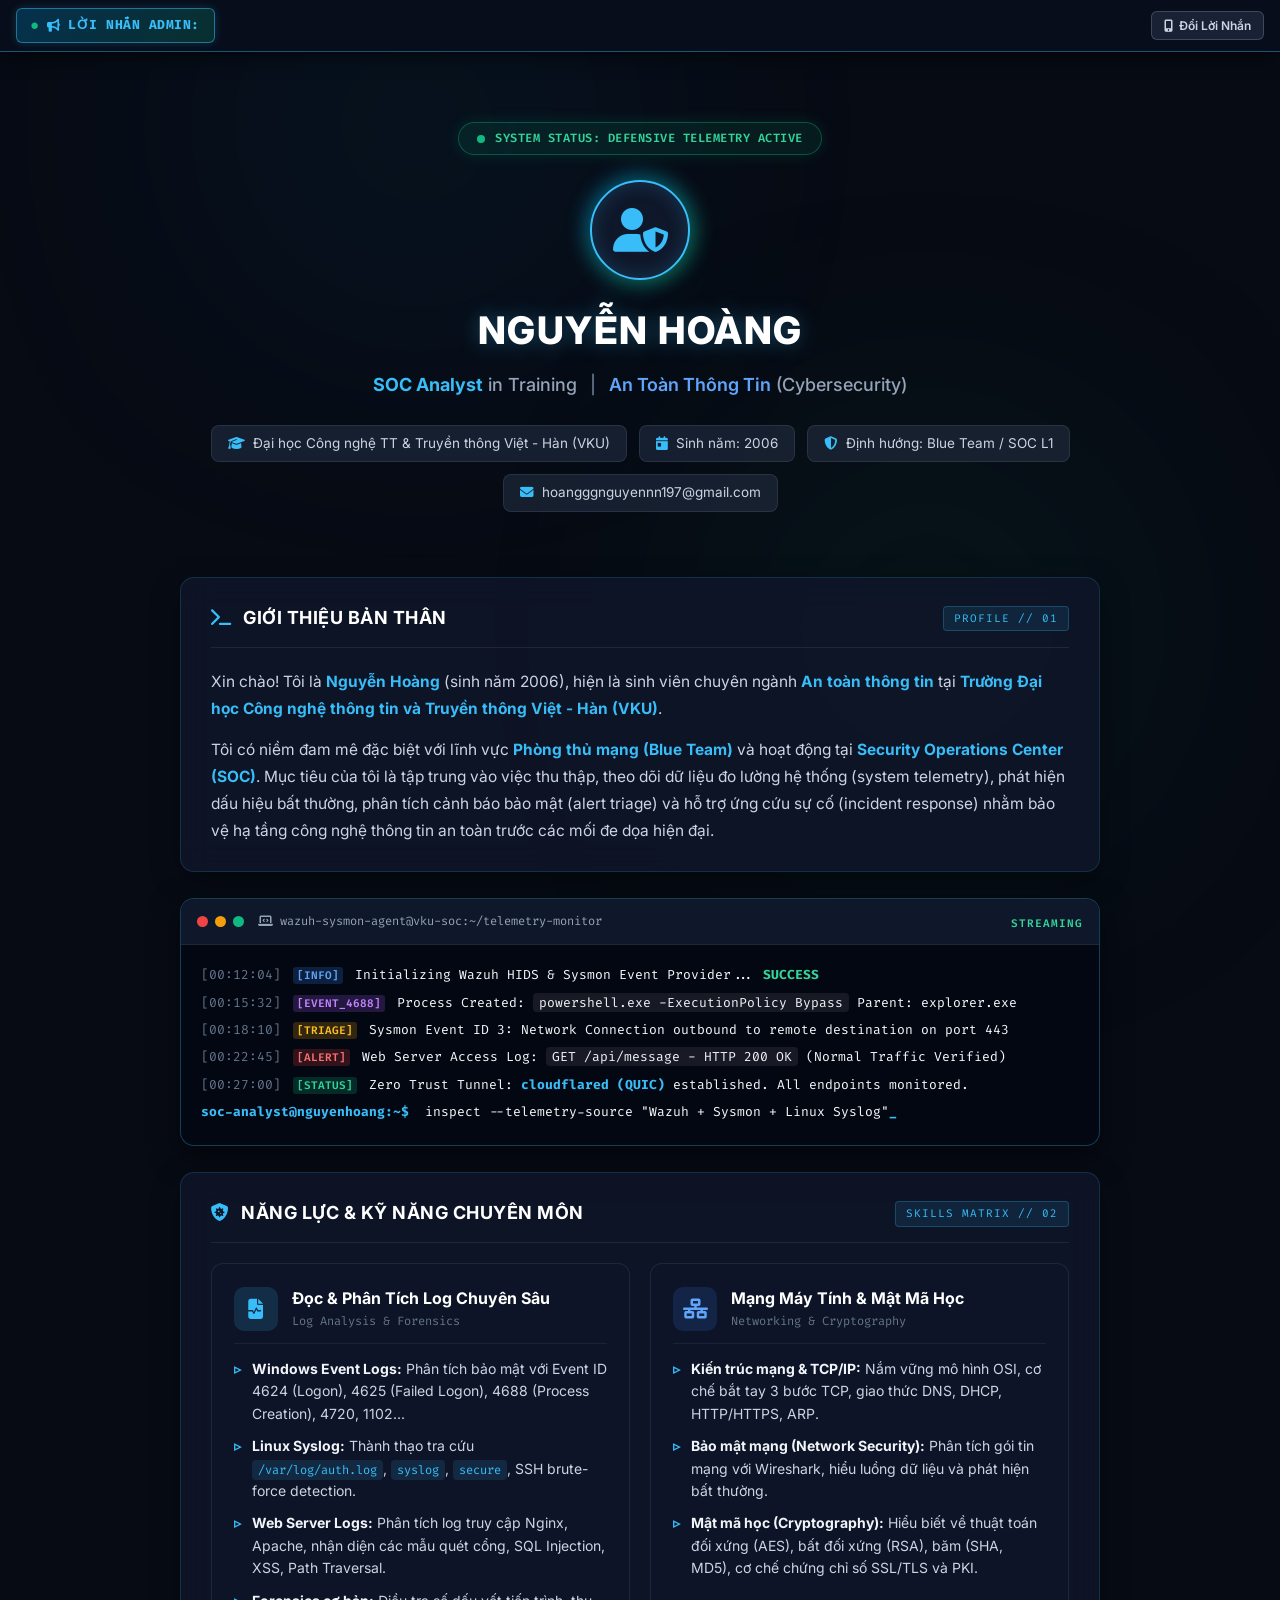
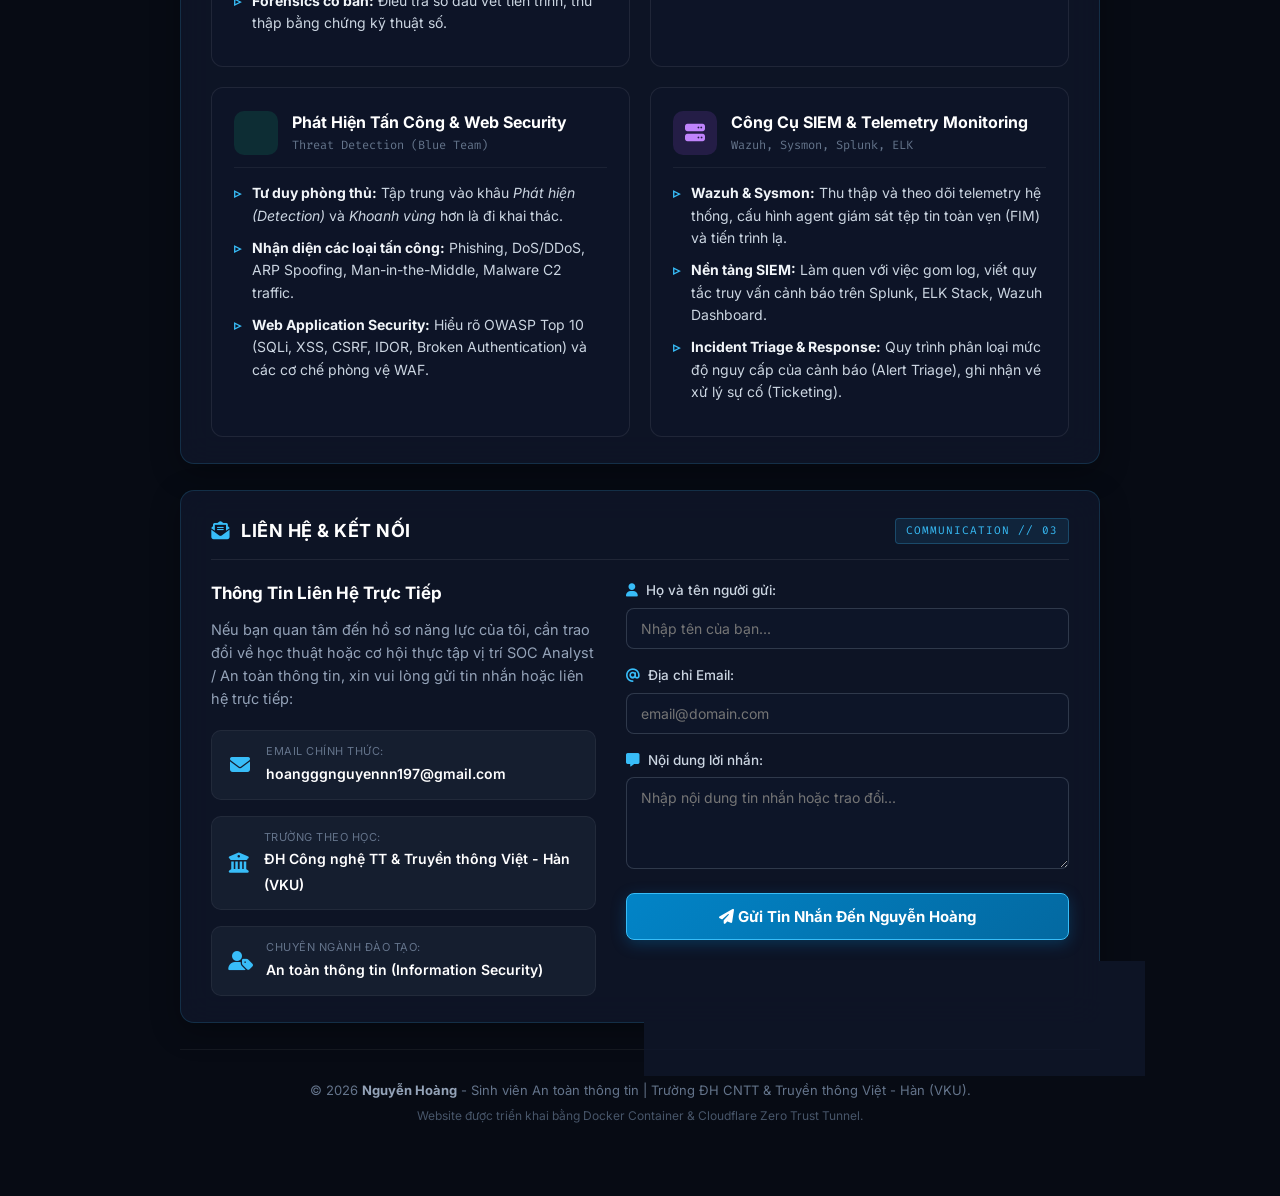
<file: templates/index.html>
<!DOCTYPE html>
<html lang="vi">
<head>
    <meta charset="UTF-8">
    <meta name="viewport" content="width=device-width, initial-scale=1.0">
    <title>Nguyễn Hoàng - SOC Analyst & Information Security Portfolio</title>
    <link rel="stylesheet" href="/static/style.css">
    <link rel="stylesheet" href="https://cdnjs.cloudflare.com/ajax/libs/font-awesome/6.5.1/css/all.min.css">
    <link rel="preconnect" href="https://fonts.googleapis.com">
    <link rel="preconnect" href="https://fonts.gstatic.com" crossorigin>
    <link href="https://fonts.googleapis.com/css2?family=Fira+Code:wght@400;500;600;700&family=Inter:wght@300;400;500;600;700;800&display=swap" rel="stylesheet">
</head>
<body>
    <!-- Background Cyber Grid & Glows -->
    <div class="cyber-bg-glow glow-1"></div>
    <div class="cyber-bg-glow glow-2"></div>
    <!-- TOP RUNNING BANNER (Chữ chạy từ phải sang trái chứa lời nhắn mới nhất của Admin từ điện thoại) -->
    <div class="marquee-top-bar">
        <div class="marquee-label">
            <span class="live-blink">●</span>
            <i class="fa-solid fa-bullhorn"></i> LỜI NHẮN ADMIN:
        </div>
        <div class="marquee-window">
            <div class="marquee-track" id="topMarqueeText">
                {{ banner_message }}
            </div>
        </div>
        <a href="/admin" class="marquee-admin-btn" title="Admin cập nhật lời nhắn từ điện thoại">
            <i class="fa-solid fa-mobile-screen-button"></i> Đổi Lời Nhắn
        </a>
    </div>

    <div class="wrapper">
        <!-- HEADER / HERO -->
        <header class="hero-section">
            <div class="status-chip">
                <span class="pulsing-radar"></span>
                <span>SYSTEM STATUS: DEFENSIVE TELEMETRY ACTIVE</span>
            </div>

            <div class="avatar-container">
                <div class="avatar-glow"></div>
                <div class="avatar-frame">
                    <i class="fa-solid fa-user-shield"></i>
                </div>
            </div>

            <h1 class="glitch-name">NGUYỄN HOÀNG</h1>
            <p class="role-title">
                <span class="highlight-cyan">SOC Analyst</span> in Training <span class="divider">|</span> 
                <span class="highlight-blue">An Toàn Thông Tin</span> (Cybersecurity)
            </p>

            <div class="meta-tags">
                <div class="tag"><i class="fa-solid fa-graduation-cap"></i> Đại học Công nghệ TT & Truyền thông Việt - Hàn (VKU)</div>
                <div class="tag"><i class="fa-solid fa-calendar-day"></i> Sinh năm: 2006</div>
                <div class="tag"><i class="fa-solid fa-shield-halved"></i> Định hướng: Blue Team / SOC L1</div>
                <div class="tag"><i class="fa-solid fa-envelope"></i> <!--email_off-->hoangggnguyennn197@gmail.com<!--/email_off--></div>
            </div>
        </header>

        <!-- MAIN CONTENT -->
        <main>
            <!-- SECTION 1: ABOUT ME -->
            <section class="cyber-card">
                <div class="card-header">
                    <span class="header-icon"><i class="fa-solid fa-terminal"></i></span>
                    <h2>GIỚI THIỆU BẢN THÂN</h2>
                    <span class="header-badge">PROFILE // 01</span>
                </div>
                <div class="card-body">
                    <p class="intro-paragraph">
                        Xin chào! Tôi là <strong>Nguyễn Hoàng</strong> (sinh năm 2006), hiện là sinh viên chuyên ngành <strong>An toàn thông tin</strong> tại <strong>Trường Đại học Công nghệ thông tin và Truyền thông Việt - Hàn (VKU)</strong>.
                    </p>
                    <p class="intro-paragraph">
                        Tôi có niềm đam mê đặc biệt với lĩnh vực <strong>Phòng thủ mạng (Blue Team)</strong> và hoạt động tại <strong>Security Operations Center (SOC)</strong>. Mục tiêu của tôi là tập trung vào việc thu thập, theo dõi dữ liệu đo lường hệ thống (system telemetry), phát hiện dấu hiệu bất thường, phân tích cảnh báo bảo mật (alert triage) và hỗ trợ ứng cứu sự cố (incident response) nhằm bảo vệ hạ tầng công nghệ thông tin an toàn trước các mối đe dọa hiện đại.
                    </p>
                </div>
            </section>

            <!-- SECTION 2: LIVE SOC TELEMETRY TERMINAL WIDGET -->
            <section class="cyber-card terminal-card">
                <div class="terminal-bar">
                    <div class="terminal-dots">
                        <span class="dot red"></span>
                        <span class="dot yellow"></span>
                        <span class="dot green"></span>
                    </div>
                    <div class="terminal-title">
                        <i class="fa-solid fa-laptop-code"></i> wazuh-sysmon-agent@vku-soc:~/telemetry-monitor
                    </div>
                    <div class="terminal-actions">
                        <span class="pulse-text">STREAMING</span>
                    </div>
                </div>
                <div class="terminal-console">
                    <div class="console-line"><span class="c-time">[00:12:04]</span> <span class="c-tag info">[INFO]</span> Initializing Wazuh HIDS & Sysmon Event Provider... <span class="c-ok">SUCCESS</span></div>
                    <div class="console-line"><span class="c-time">[00:15:32]</span> <span class="c-tag log">[EVENT_4688]</span> Process Created: <span class="c-cmd">powershell.exe -ExecutionPolicy Bypass</span> Parent: explorer.exe</div>
                    <div class="console-line"><span class="c-time">[00:18:10]</span> <span class="c-tag warn">[TRIAGE]</span> Sysmon Event ID 3: Network Connection outbound to remote destination on port 443</div>
                    <div class="console-line"><span class="c-time">[00:22:45]</span> <span class="c-tag alert">[ALERT]</span> Web Server Access Log: <span class="c-cmd">GET /api/message - HTTP 200 OK</span> (Normal Traffic Verified)</div>
                    <div class="console-line"><span class="c-time">[00:27:00]</span> <span class="c-tag ok">[STATUS]</span> Zero Trust Tunnel: <span class="c-cyan">cloudflared (QUIC)</span> established. All endpoints monitored.</div>
                    <div class="console-line prompt-line"><span class="c-prompt">soc-analyst@nguyenhoang:~$</span> <span class="typing-cursor">inspect --telemetry-source "Wazuh + Sysmon + Linux Syslog"</span><span class="cursor">_</span></div>
                </div>
            </section>

            <!-- SECTION 3: CORE EXPERTISE -->
            <section class="cyber-card">
                <div class="card-header">
                    <span class="header-icon"><i class="fa-solid fa-shield-virus"></i></span>
                    <h2>NĂNG LỰC & KỸ NĂNG CHUYÊN MÔN</h2>
                    <span class="header-badge">SKILLS MATRIX // 02</span>
                </div>
                <div class="card-body">
                    <div class="skills-layout">
                        <!-- Skill 1 -->
                        <div class="skill-box">
                            <div class="skill-box-header">
                                <div class="icon-circle icon-cyan"><i class="fa-solid fa-file-waveform"></i></div>
                                <div>
                                    <h3>Đọc & Phân Tích Log Chuyên Sâu</h3>
                                    <span class="sub-label">Log Analysis & Forensics</span>
                                </div>
                            </div>
                            <ul class="skill-list">
                                <li><strong>Windows Event Logs:</strong> Phân tích bảo mật với Event ID 4624 (Logon), 4625 (Failed Logon), 4688 (Process Creation), 4720, 1102...</li>
                                <li><strong>Linux Syslog:</strong> Thành thạo tra cứu <code>/var/log/auth.log</code>, <code>syslog</code>, <code>secure</code>, SSH brute-force detection.</li>
                                <li><strong>Web Server Logs:</strong> Phân tích log truy cập Nginx, Apache, nhận diện các mẫu quét cổng, SQL Injection, XSS, Path Traversal.</li>
                                <li><strong>Forensics cơ bản:</strong> Điều tra số dấu vết tiến trình, thu thập bằng chứng kỹ thuật số.</li>
                            </ul>
                        </div>

                        <!-- Skill 2 -->
                        <div class="skill-box">
                            <div class="skill-box-header">
                                <div class="icon-circle icon-blue"><i class="fa-solid fa-network-wired"></i></div>
                                <div>
                                    <h3>Mạng Máy Tính & Mật Mã Học</h3>
                                    <span class="sub-label">Networking & Cryptography</span>
                                </div>
                            </div>
                            <ul class="skill-list">
                                <li><strong>Kiến trúc mạng & TCP/IP:</strong> Nắm vững mô hình OSI, cơ chế bắt tay 3 bước TCP, giao thức DNS, DHCP, HTTP/HTTPS, ARP.</li>
                                <li><strong>Bảo mật mạng (Network Security):</strong> Phân tích gói tin mạng với Wireshark, hiểu luồng dữ liệu và phát hiện bất thường.</li>
                                <li><strong>Mật mã học (Cryptography):</strong> Hiểu biết về thuật toán đối xứng (AES), bất đối xứng (RSA), băm (SHA, MD5), cơ chế chứng chỉ số SSL/TLS và PKI.</li>
                            </ul>
                        </div>

                        <!-- Skill 3 -->
                        <div class="skill-box">
                            <div class="skill-box-header">
                                <div class="icon-circle icon-emerald"><i class="fa-solid fa-radar"></i></div>
                                <div>
                                    <h3>Phát Hiện Tấn Công & Web Security</h3>
                                    <span class="sub-label">Threat Detection (Blue Team)</span>
                                </div>
                            </div>
                            <ul class="skill-list">
                                <li><strong>Tư duy phòng thủ:</strong> Tập trung vào khâu <em>Phát hiện (Detection)</em> và <em>Khoanh vùng</em> hơn là đi khai thác.</li>
                                <li><strong>Nhận diện các loại tấn công:</strong> Phishing, DoS/DDoS, ARP Spoofing, Man-in-the-Middle, Malware C2 traffic.</li>
                                <li><strong>Web Application Security:</strong> Hiểu rõ OWASP Top 10 (SQLi, XSS, CSRF, IDOR, Broken Authentication) và các cơ chế phòng vệ WAF.</li>
                            </ul>
                        </div>

                        <!-- Skill 4 -->
                        <div class="skill-box">
                            <div class="skill-box-header">
                                <div class="icon-circle icon-purple"><i class="fa-solid fa-server"></i></div>
                                <div>
                                    <h3>Công Cụ SIEM & Telemetry Monitoring</h3>
                                    <span class="sub-label">Wazuh, Sysmon, Splunk, ELK</span>
                                </div>
                            </div>
                            <ul class="skill-list">
                                <li><strong>Wazuh & Sysmon:</strong> Thu thập và theo dõi telemetry hệ thống, cấu hình agent giám sát tệp tin toàn vẹn (FIM) và tiến trình lạ.</li>
                                <li><strong>Nền tảng SIEM:</strong> Làm quen với việc gom log, viết quy tắc truy vấn cảnh báo trên Splunk, ELK Stack, Wazuh Dashboard.</li>
                                <li><strong>Incident Triage & Response:</strong> Quy trình phân loại mức độ nguy cấp của cảnh báo (Alert Triage), ghi nhận vé xử lý sự cố (Ticketing).</li>
                            </ul>
                        </div>
                    </div>
                </div>
            </section>

            <!-- SECTION 4: CONTACT & REACH OUT -->
            <section class="cyber-card">
                <div class="card-header">
                    <span class="header-icon"><i class="fa-solid fa-envelope-open-text"></i></span>
                    <h2>LIÊN HỆ & KẾT NỐI</h2>
                    <span class="header-badge">COMMUNICATION // 03</span>
                </div>
                <div class="card-body">
                    <div class="contact-grid">
                        <div class="contact-info-pane">
                            <h3>Thông Tin Liên Hệ Trực Tiếp</h3>
                            <p>Nếu bạn quan tâm đến hồ sơ năng lực của tôi, cần trao đổi về học thuật hoặc cơ hội thực tập vị trí SOC Analyst / An toàn thông tin, xin vui lòng gửi tin nhắn hoặc liên hệ trực tiếp:</p>
                            
                            <div class="info-block">
                                <div class="info-item">
                                    <i class="fa-solid fa-envelope info-icon"></i>
                                    <div>
                                        <span class="info-label">Email chính thức:</span>
                                        <a href="mailto:<!--email_off-->hoangggnguyennn197@gmail.com<!--/email_off-->" class="info-val"><!--email_off-->hoangggnguyennn197@gmail.com<!--/email_off--></a>
                                    </div>
                                </div>
                                <div class="info-item">
                                    <i class="fa-solid fa-building-columns info-icon"></i>
                                    <div>
                                        <span class="info-label">Trường theo học:</span>
                                        <span class="info-val">ĐH Công nghệ TT & Truyền thông Việt - Hàn (VKU)</span>
                                    </div>
                                </div>
                                <div class="info-item">
                                    <i class="fa-solid fa-user-tag info-icon"></i>
                                    <div>
                                        <span class="info-label">Chuyên ngành đào tạo:</span>
                                        <span class="info-val">An toàn thông tin (Information Security)</span>
                                    </div>
                                </div>
                            </div>
                        </div>

                        <div class="contact-form-pane">
                            <form id="contactForm">
                                <div class="form-group">
                                    <label for="name"><i class="fa-solid fa-user"></i> Họ và tên người gửi:</label>
                                    <input type="text" id="name" name="name" required placeholder="Nhập tên của bạn...">
                                </div>
                                <div class="form-group">
                                    <label for="email"><i class="fa-solid fa-at"></i> Địa chỉ Email:</label>
                                    <input type="email" id="email" name="email" required placeholder="email@domain.com">
                                </div>
                                <div class="form-group">
                                    <label for="message"><i class="fa-solid fa-message"></i> Nội dung lời nhắn:</label>
                                    <textarea id="message" name="message" rows="4" required placeholder="Nhập nội dung tin nhắn hoặc trao đổi..."></textarea>
                                </div>
                                <button type="submit" class="cyber-btn" id="submitBtn">
                                    <span class="btn-text"><i class="fa-solid fa-paper-plane"></i> Gửi Tin Nhắn Đến Nguyễn Hoàng</span>
                                    <span class="btn-glow"></span>
                                </button>
                                <div id="formAlert" class="alert-box hidden"></div>
                            </form>
                        </div>
                    </div>
                </div>
            </section>
        </main>

        <!-- FOOTER -->
        <footer class="cyber-footer">
            <p>&copy; 2026 <strong>Nguyễn Hoàng</strong> - Sinh viên An toàn thông tin | Trường ĐH CNTT & Truyền thông Việt - Hàn (VKU).</p>
            <p class="footer-sub">Website được triển khai bằng Docker Container & Cloudflare Zero Trust Tunnel.</p>
        </footer>
    </div>

    <!-- Interactive Contact Form Script -->
    <script>
        document.getElementById('contactForm').addEventListener('submit', async function(e) {
            e.preventDefault();
            const btn = document.getElementById('submitBtn');
            const alertBox = document.getElementById('formAlert');
            
            btn.disabled = true;
            btn.innerHTML = '<span class="btn-text"><i class="fa-solid fa-circle-notch fa-spin"></i> Đang truyền dữ liệu qua API...</span>';

            const payload = {
                name: document.getElementById('name').value,
                email: document.getElementById('email').value,
                message: document.getElementById('message').value
            };

            try {
                const res = await fetch('/api/message', {
                    method: 'POST',
                    headers: {'Content-Type': 'application/json'},
                    body: JSON.stringify(payload)
                });
                const result = await res.json();
                alertBox.textContent = result.message || 'Tin nhắn đã được gửi thành công đến hệ thống!';
                alertBox.className = 'alert-box ' + (res.ok ? 'alert-success' : 'alert-error');
                if (res.ok) {
                    document.getElementById('contactForm').reset();
                }
            } catch (err) {
                alertBox.textContent = 'Lỗi kết nối máy chủ! Vui lòng thử lại sau.';
                alertBox.className = 'alert-box alert-error';
            } finally {
                btn.disabled = false;
                btn.innerHTML = '<span class="btn-text"><i class="fa-solid fa-paper-plane"></i> Gửi Tin Nhắn Đến Nguyễn Hoàng</span><span class="btn-glow"></span>';
            }
        });

        // Tự động kiểm tra và đồng bộ Top Banner khi Admin gửi lời nhắn từ điện thoại
        async function refreshTopBanner() {
            try {
                const res = await fetch('/api/banner');
                if (res.ok) {
                    const data = await res.json();
                    const el = document.getElementById('topMarqueeText');
                    if (el && data.message && el.textContent.trim() !== data.message.trim()) {
                        el.textContent = data.message;
                    }
                }
            } catch (err) {}
        }
        setInterval(refreshTopBanner, 8000);
    </script>
</body>
</html>
</file>
<file: static/style.css>
/* ==========================================================================
   CYBERSECURITY & SOC ANALYST PORTFOLIO STYLESHEET
   Author: Nguyễn Hoàng - An Toàn Thông Tin (VKU)
   ========================================================================== */

:root {
    --bg-dark: #070b14;
    --card-bg: rgba(15, 23, 42, 0.82);
    --card-border: rgba(56, 189, 248, 0.16);
    --card-hover-border: rgba(56, 189, 248, 0.45);
    
    --cyan: #38bdf8;
    --cyan-glow: rgba(56, 189, 248, 0.35);
    --emerald: #10b981;
    --emerald-glow: rgba(16, 185, 129, 0.3);
    --blue: #3b82f6;
    --purple: #a855f7;
    --amber: #f59e0b;
    --rose: #f43f5e;
    
    --text-primary: #f8fafc;
    --text-secondary: #94a3b8;
    --text-muted: #64748b;
    
    --terminal-bg: #030712;
    --font-sans: 'Inter', -apple-system, BlinkMacSystemFont, "Segoe UI", Roboto, sans-serif;
    --font-mono: 'Fira Code', 'Consolas', 'Courier New', monospace;
}

* {
    box-sizing: border-box;
    margin: 0;
    padding: 0;
}

body {
    background-color: var(--bg-dark);
    color: var(--text-primary);
    font-family: var(--font-sans);
    line-height: 1.6;
    position: relative;
    overflow-x: hidden;
    min-height: 100vh;
}

/* Background Cyber Grid & Ambient Glows */
.grid-overlay {
    position: fixed;
    top: 0;
    left: 0;
    width: 100%;
    height: 100%;
    background-image: 
        linear-gradient(to right, rgba(255, 255, 255, 0.02) 1px, transparent 1px),
        linear-gradient(to bottom, rgba(255, 255, 255, 0.02) 1px, transparent 1px);
    background-size: 40px 40px;
    pointer-events: none;
    z-index: 0;
}

.cyber-bg-glow {
    position: fixed;
    width: 450px;
    height: 450px;
    border-radius: 50%;
    filter: blur(140px);
    pointer-events: none;
    z-index: 0;
    opacity: 0.25;
}

.glow-1 {
    top: -100px;
    left: 15%;
    background: radial-gradient(circle, #0284c7 0%, transparent 70%);
}

.glow-2 {
    bottom: 50px;
    right: 10%;
    background: radial-gradient(circle, #059669 0%, transparent 70%);
}

.wrapper {
    position: relative;
    z-index: 1;
    max-width: 960px;
    margin: 0 auto;
    padding: 40px 20px 60px;
}

/* ==========================================================================
   HERO / HEADER SECTION
   ========================================================================== */
.hero-section {
    text-align: center;
    padding: 30px 10px 40px;
    margin-bottom: 25px;
}

.status-chip {
    display: inline-flex;
    align-items: center;
    gap: 10px;
    background: rgba(16, 185, 129, 0.1);
    border: 1px solid rgba(16, 185, 129, 0.35);
    color: #34d399;
    padding: 6px 18px;
    border-radius: 30px;
    font-size: 12px;
    font-family: var(--font-mono);
    font-weight: 600;
    letter-spacing: 0.5px;
    margin-bottom: 25px;
    box-shadow: 0 0 15px rgba(16, 185, 129, 0.15);
}

.pulsing-radar {
    width: 8px;
    height: 8px;
    background: #10b981;
    border-radius: 50%;
    box-shadow: 0 0 0 rgba(16, 185, 129, 0.6);
    animation: pulse-ring 1.8s infinite;
}

@keyframes pulse-ring {
    0% { transform: scale(0.95); box-shadow: 0 0 0 0 rgba(16, 185, 129, 0.7); }
    70% { transform: scale(1); box-shadow: 0 0 0 8px rgba(16, 185, 129, 0); }
    100% { transform: scale(0.95); box-shadow: 0 0 0 0 rgba(16, 185, 129, 0); }
}

.avatar-container {
    position: relative;
    width: 100px;
    height: 100px;
    margin: 0 auto 20px;
}

.avatar-glow {
    position: absolute;
    inset: -5px;
    background: linear-gradient(135deg, #0284c7, #10b981);
    border-radius: 50%;
    filter: blur(10px);
    opacity: 0.6;
    animation: rotate-glow 6s linear infinite;
}

@keyframes rotate-glow {
    0% { transform: rotate(0deg); }
    100% { transform: rotate(360deg); }
}

.avatar-frame {
    position: relative;
    width: 100%;
    height: 100%;
    background: #0f172a;
    border: 2px solid var(--cyan);
    border-radius: 50%;
    display: flex;
    align-items: center;
    justify-content: center;
    font-size: 44px;
    color: var(--cyan);
    box-shadow: inset 0 0 20px rgba(56, 189, 248, 0.2);
}

.glitch-name {
    font-size: 38px;
    font-weight: 800;
    letter-spacing: 1.5px;
    color: #ffffff;
    margin-bottom: 10px;
    text-shadow: 0 0 20px rgba(56, 189, 248, 0.35);
}

.role-title {
    font-size: 18px;
    color: var(--text-secondary);
    font-weight: 500;
    margin-bottom: 25px;
}

.highlight-cyan {
    color: #38bdf8;
    font-weight: 700;
}

.highlight-blue {
    color: #60a5fa;
    font-weight: 600;
}

.divider {
    color: var(--text-muted);
    margin: 0 8px;
}

.meta-tags {
    display: flex;
    flex-wrap: wrap;
    justify-content: center;
    gap: 12px;
}

.meta-tags .tag {
    background: rgba(30, 41, 59, 0.7);
    border: 1px solid rgba(148, 163, 184, 0.15);
    color: #cbd5e1;
    padding: 7px 16px;
    border-radius: 8px;
    font-size: 13.5px;
    display: flex;
    align-items: center;
    gap: 8px;
    transition: all 0.25s ease;
}

.meta-tags .tag:hover {
    border-color: var(--cyan);
    color: #ffffff;
    transform: translateY(-2px);
    box-shadow: 0 4px 12px rgba(56, 189, 248, 0.15);
}

.meta-tags .tag i {
    color: var(--cyan);
}

/* ==========================================================================
   CYBER CARDS & COMMON STYLES
   ========================================================================== */
.cyber-card {
    background: var(--card-bg);
    border: 1px solid var(--card-border);
    backdrop-filter: blur(16px);
    -webkit-backdrop-filter: blur(16px);
    border-radius: 14px;
    padding: 26px 30px;
    margin-bottom: 26px;
    box-shadow: 0 8px 30px rgba(0, 0, 0, 0.3);
    transition: all 0.3s cubic-bezier(0.16, 1, 0.3, 1);
}

.cyber-card:hover {
    border-color: var(--card-hover-border);
    box-shadow: 0 12px 35px rgba(56, 189, 248, 0.08);
}

.card-header {
    display: flex;
    align-items: center;
    gap: 12px;
    border-bottom: 1px solid rgba(255, 255, 255, 0.08);
    padding-bottom: 14px;
    margin-bottom: 20px;
}

.header-icon {
    font-size: 18px;
    color: var(--cyan);
}

.card-header h2 {
    font-size: 18px;
    font-weight: 700;
    letter-spacing: 0.5px;
    color: #ffffff;
    flex-grow: 1;
}

.header-badge {
    font-family: var(--font-mono);
    font-size: 11px;
    color: var(--cyan);
    background: rgba(56, 189, 248, 0.1);
    padding: 3px 10px;
    border-radius: 4px;
    border: 1px solid rgba(56, 189, 248, 0.25);
    letter-spacing: 1px;
}

.intro-paragraph {
    font-size: 15.5px;
    color: #cbd5e1;
    line-height: 1.75;
    margin-bottom: 14px;
}

.intro-paragraph:last-child {
    margin-bottom: 0;
}

.intro-paragraph strong {
    color: #38bdf8;
}

/* ==========================================================================
   TERMINAL WIDGET (LOG TELEMETRY)
   ========================================================================== */
.terminal-card {
    padding: 0;
    overflow: hidden;
    background: var(--terminal-bg);
    border: 1px solid rgba(56, 189, 248, 0.3);
    box-shadow: 0 10px 30px rgba(0, 0, 0, 0.5);
}

.terminal-bar {
    background: #0f172a;
    padding: 10px 16px;
    display: flex;
    align-items: center;
    border-bottom: 1px solid rgba(255, 255, 255, 0.07);
}

.terminal-dots {
    display: flex;
    gap: 7px;
}

.terminal-dots .dot {
    width: 11px;
    height: 11px;
    border-radius: 50%;
}

.dot.red { background: #ef4444; }
.dot.yellow { background: #f59e0b; }
.dot.green { background: #10b981; }

.terminal-title {
    font-family: var(--font-mono);
    font-size: 12px;
    color: #94a3b8;
    margin-left: 14px;
    flex-grow: 1;
}

.terminal-actions .pulse-text {
    font-family: var(--font-mono);
    font-size: 11px;
    font-weight: 600;
    color: #34d399;
    letter-spacing: 1px;
    animation: blink 2s infinite;
}

@keyframes blink {
    0%, 100% { opacity: 1; }
    50% { opacity: 0.4; }
}

.terminal-console {
    padding: 18px 20px;
    font-family: var(--font-mono);
    font-size: 13px;
    line-height: 1.8;
}

.console-line {
    word-break: break-all;
    margin-bottom: 4px;
}

.c-time { color: var(--text-muted); }
.c-tag { font-weight: 600; padding: 1px 4px; border-radius: 3px; font-size: 11px; margin: 0 4px; }
.c-tag.info { background: rgba(59, 130, 246, 0.2); color: #60a5fa; }
.c-tag.log { background: rgba(168, 85, 247, 0.2); color: #c084fc; }
.c-tag.warn { background: rgba(245, 158, 11, 0.2); color: #fbbf24; }
.c-tag.alert { background: rgba(239, 68, 68, 0.2); color: #f87171; }
.c-tag.ok { background: rgba(16, 185, 129, 0.2); color: #34d399; }

.c-ok { color: #34d399; font-weight: bold; }
.c-cmd { color: #f1f5f9; background: rgba(255, 255, 255, 0.08); padding: 1px 6px; border-radius: 4px; }
.c-cyan { color: #38bdf8; font-weight: bold; }
.c-prompt { color: #38bdf8; font-weight: bold; margin-right: 8px; }
.cursor { animation: blink 1s infinite; color: #38bdf8; font-weight: bold; }

/* ==========================================================================
   SKILLS GRID
   ========================================================================== */
.skills-layout {
    display: grid;
    grid-template-columns: repeat(auto-fit, minmax(400px, 1fr));
    gap: 20px;
}

@media (max-width: 650px) {
    .skills-layout {
        grid-template-columns: 1fr;
    }
}

.skill-box {
    background: rgba(15, 23, 42, 0.6);
    border: 1px solid rgba(255, 255, 255, 0.08);
    border-radius: 12px;
    padding: 22px;
    transition: all 0.25s ease;
}

.skill-box:hover {
    border-color: rgba(56, 189, 248, 0.35);
    background: rgba(15, 23, 42, 0.85);
    transform: translateY(-3px);
}

.skill-box-header {
    display: flex;
    align-items: center;
    gap: 14px;
    margin-bottom: 14px;
    border-bottom: 1px solid rgba(255, 255, 255, 0.06);
    padding-bottom: 12px;
}

.icon-circle {
    width: 44px;
    height: 44px;
    border-radius: 10px;
    display: flex;
    align-items: center;
    justify-content: center;
    font-size: 20px;
    flex-shrink: 0;
}

.icon-cyan { background: rgba(56, 189, 248, 0.15); color: #38bdf8; }
.icon-blue { background: rgba(59, 130, 246, 0.15); color: #60a5fa; }
.icon-emerald { background: rgba(16, 185, 129, 0.15); color: #34d399; }
.icon-purple { background: rgba(168, 85, 247, 0.15); color: #c084fc; }

.skill-box-header h3 {
    font-size: 16px;
    font-weight: 700;
    color: #ffffff;
}

.skill-box-header .sub-label {
    display: block;
    font-size: 12px;
    font-family: var(--font-mono);
    color: var(--text-muted);
}

.skill-list {
    list-style: none;
    padding: 0;
}

.skill-list li {
    font-size: 14px;
    color: #cbd5e1;
    margin-bottom: 10px;
    line-height: 1.6;
    position: relative;
    padding-left: 18px;
}

.skill-list li::before {
    content: "▹";
    position: absolute;
    left: 0;
    color: var(--cyan);
    font-weight: bold;
}

.skill-list li strong {
    color: #f1f5f9;
}

.skill-list li code {
    font-family: var(--font-mono);
    background: rgba(56, 189, 248, 0.12);
    color: #38bdf8;
    padding: 2px 6px;
    border-radius: 4px;
    font-size: 12px;
}

/* ==========================================================================
   CONTACT SECTION
   ========================================================================== */
.contact-grid {
    display: grid;
    grid-template-columns: 1fr 1.15fr;
    gap: 30px;
}

@media (max-width: 768px) {
    .contact-grid {
        grid-template-columns: 1fr;
    }
}

.contact-info-pane h3 {
    font-size: 17px;
    color: #ffffff;
    margin-bottom: 10px;
}

.contact-info-pane p {
    font-size: 14.5px;
    color: #94a3b8;
    margin-bottom: 20px;
    line-height: 1.6;
}

.info-block {
    display: flex;
    flex-direction: column;
    gap: 16px;
}

.info-item {
    display: flex;
    align-items: center;
    gap: 14px;
    background: rgba(30, 41, 59, 0.5);
    padding: 12px 16px;
    border-radius: 10px;
    border: 1px solid rgba(255, 255, 255, 0.06);
}

.info-icon {
    font-size: 20px;
    color: var(--cyan);
    width: 24px;
    text-align: center;
}

.info-label {
    display: block;
    font-size: 11px;
    text-transform: uppercase;
    letter-spacing: 0.5px;
    color: var(--text-muted);
}

.info-val {
    font-size: 14px;
    font-weight: 600;
    color: #ffffff;
    text-decoration: none;
    transition: color 0.2s;
}

a.info-val:hover {
    color: var(--cyan);
}

/* Form Styles */
.form-group {
    margin-bottom: 16px;
}

.form-group label {
    display: block;
    font-size: 13.5px;
    font-weight: 500;
    color: #cbd5e1;
    margin-bottom: 6px;
}

.form-group label i {
    color: var(--cyan);
    margin-right: 4px;
}

.form-group input,
.form-group textarea {
    width: 100%;
    background: rgba(15, 23, 42, 0.85);
    border: 1px solid rgba(148, 163, 184, 0.25);
    border-radius: 8px;
    padding: 11px 14px;
    font-size: 14px;
    color: #ffffff;
    font-family: inherit;
    transition: all 0.25s ease;
}

.form-group input:focus,
.form-group textarea:focus {
    outline: none;
    border-color: var(--cyan);
    box-shadow: 0 0 0 3px rgba(56, 189, 248, 0.2);
    background: rgba(15, 23, 42, 1);
}

.cyber-btn {
    width: 100%;
    position: relative;
    background: linear-gradient(135deg, #0284c7 0%, #0369a1 100%);
    border: 1px solid #38bdf8;
    color: #ffffff;
    font-family: inherit;
    font-size: 15px;
    font-weight: 700;
    padding: 13px 20px;
    border-radius: 8px;
    cursor: pointer;
    overflow: hidden;
    transition: all 0.25s ease;
    box-shadow: 0 4px 15px rgba(2, 132, 199, 0.3);
}

.cyber-btn:hover {
    background: linear-gradient(135deg, #0369a1 0%, #0284c7 100%);
    box-shadow: 0 6px 20px rgba(56, 189, 248, 0.4);
    transform: translateY(-2px);
}

.cyber-btn:active {
    transform: translateY(0);
}

.cyber-btn:disabled {
    opacity: 0.65;
    cursor: not-allowed;
    transform: none;
}

.alert-box {
    margin-top: 14px;
    padding: 12px 16px;
    border-radius: 8px;
    font-size: 13.5px;
    font-weight: 500;
    animation: fadeIn 0.3s ease;
}

@keyframes fadeIn {
    from { opacity: 0; transform: translateY(-5px); }
    to { opacity: 1; transform: translateY(0); }
}

.alert-success {
    background: rgba(16, 185, 129, 0.15);
    border: 1px solid rgba(16, 185, 129, 0.4);
    color: #34d399;
}

.alert-error {
    background: rgba(244, 63, 94, 0.15);
    border: 1px solid rgba(244, 63, 94, 0.4);
    color: #fb7185;
}

.hidden {
    display: none;
}

/* ==========================================================================
   FOOTER
   ========================================================================== */
.cyber-footer {
    text-align: center;
    padding: 30px 10px 10px;
    color: #64748b;
    font-size: 13px;
    border-top: 1px solid rgba(255, 255, 255, 0.06);
    margin-top: 20px;
}

.cyber-footer strong {
    color: #94a3b8;
}

.footer-sub {
    font-size: 12px;
    margin-top: 6px;
    color: #475569;
}


/* ==========================================================================
   TOP RUNNING MARQUEE BANNER (YÊU CẦU BT-02)
   ========================================================================== */
.marquee-top-bar {
    position: sticky;
    top: 0;
    left: 0;
    width: 100%;
    background: rgba(8, 14, 28, 0.96);
    border-bottom: 1px solid rgba(56, 189, 248, 0.4);
    box-shadow: 0 4px 20px rgba(0, 0, 0, 0.6);
    backdrop-filter: blur(12px);
    -webkit-backdrop-filter: blur(12px);
    z-index: 9999;
    display: flex;
    align-items: center;
    height: 52px;
    padding: 0 16px;
    overflow: hidden;
}

.marquee-label {
    flex-shrink: 0;
    display: flex;
    align-items: center;
    gap: 8px;
    background: linear-gradient(135deg, rgba(2, 132, 199, 0.3), rgba(16, 185, 129, 0.2));
    border: 1px solid rgba(56, 189, 248, 0.5);
    color: #38bdf8;
    padding: 6px 14px;
    border-radius: 6px;
    font-size: 13px;
    font-family: var(--font-mono);
    font-weight: 700;
    letter-spacing: 0.5px;
    margin-right: 15px;
    box-shadow: 0 0 10px rgba(56, 189, 248, 0.2);
}

.marquee-label .live-blink {
    color: #10b981;
    font-size: 12px;
    animation: blink 1.2s infinite;
}

.marquee-window {
    flex-grow: 1;
    overflow: hidden;
    white-space: nowrap;
    position: relative;
    mask-image: linear-gradient(to right, transparent, black 3%, black 97%, transparent);
    -webkit-mask-image: linear-gradient(to right, transparent, black 3%, black 97%, transparent);
}

.marquee-track {
    display: inline-block;
    padding-left: 100%;
    color: #f1f5f9;
    font-family: var(--font-sans);
    font-size: 20px;
    font-weight: 700;
    letter-spacing: 0.5px;
    animation: marquee-run 28s linear infinite;
}

.marquee-window:hover .marquee-track {
    animation-play-state: paused;
}

@keyframes marquee-run {
    0% { transform: translateX(0); }
    100% { transform: translateX(-100%); }
}

.marquee-admin-btn {
    flex-shrink: 0;
    display: inline-flex;
    align-items: center;
    gap: 6px;
    background: rgba(30, 41, 59, 0.8);
    border: 1px solid rgba(148, 163, 184, 0.3);
    color: #cbd5e1;
    padding: 4px 12px;
    border-radius: 6px;
    font-size: 12px;
    font-weight: 600;
    text-decoration: none;
    margin-left: 15px;
    transition: all 0.2s ease;
}

.marquee-admin-btn:hover {
    background: #0284c7;
    border-color: #38bdf8;
    color: #ffffff;
    box-shadow: 0 0 12px rgba(56, 189, 248, 0.4);
}
</file>
